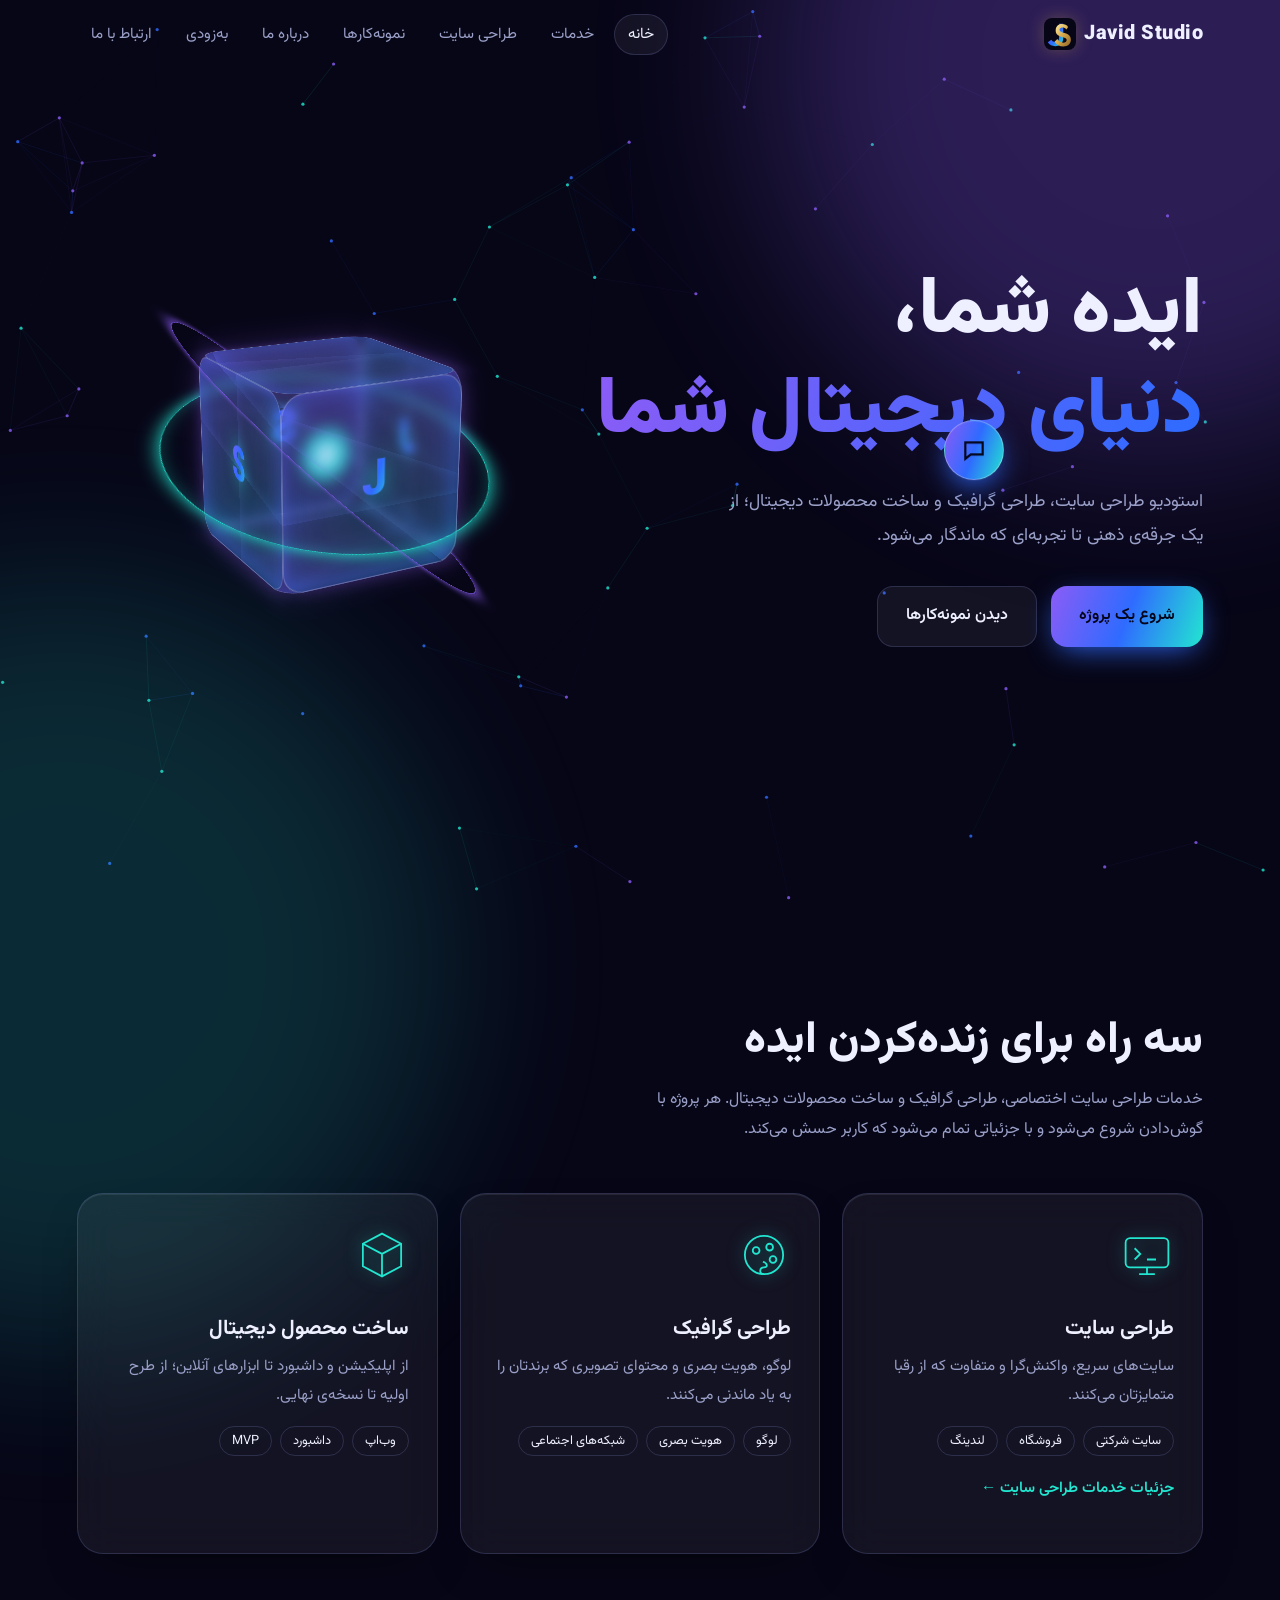
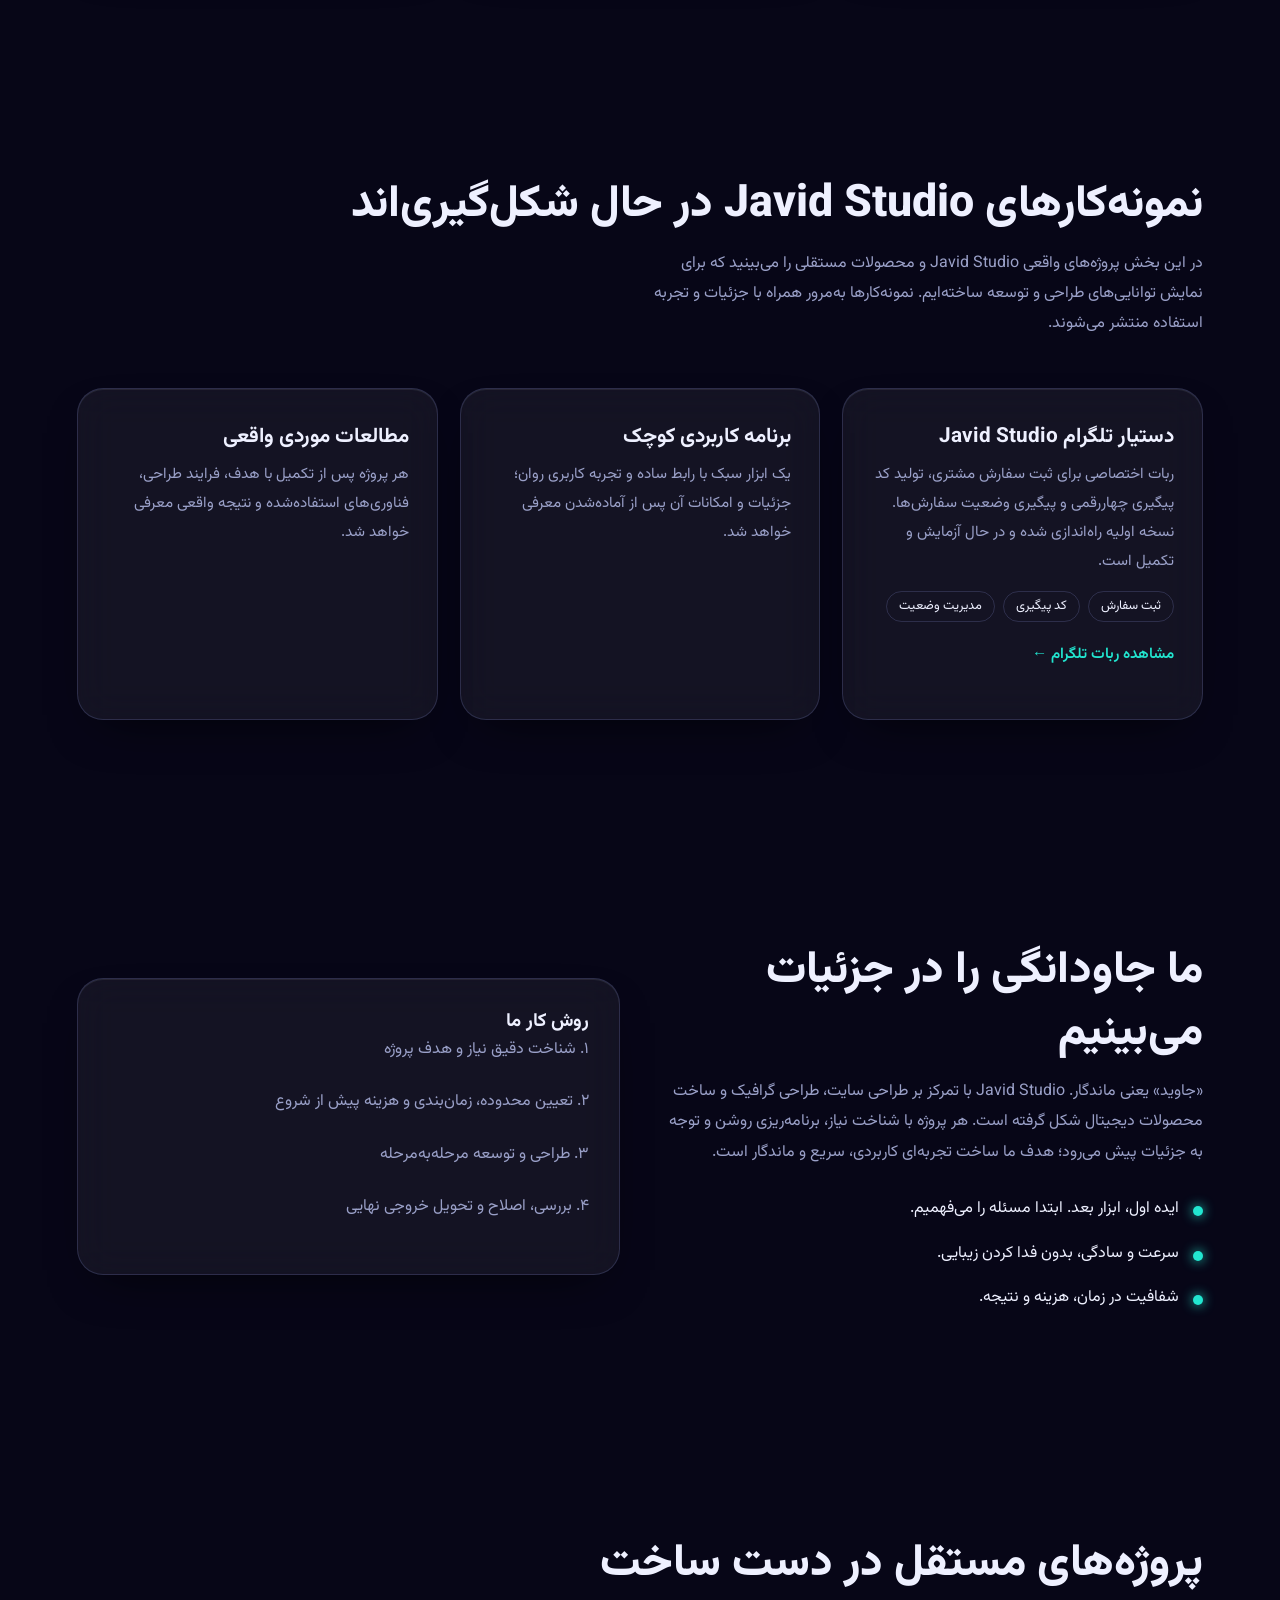
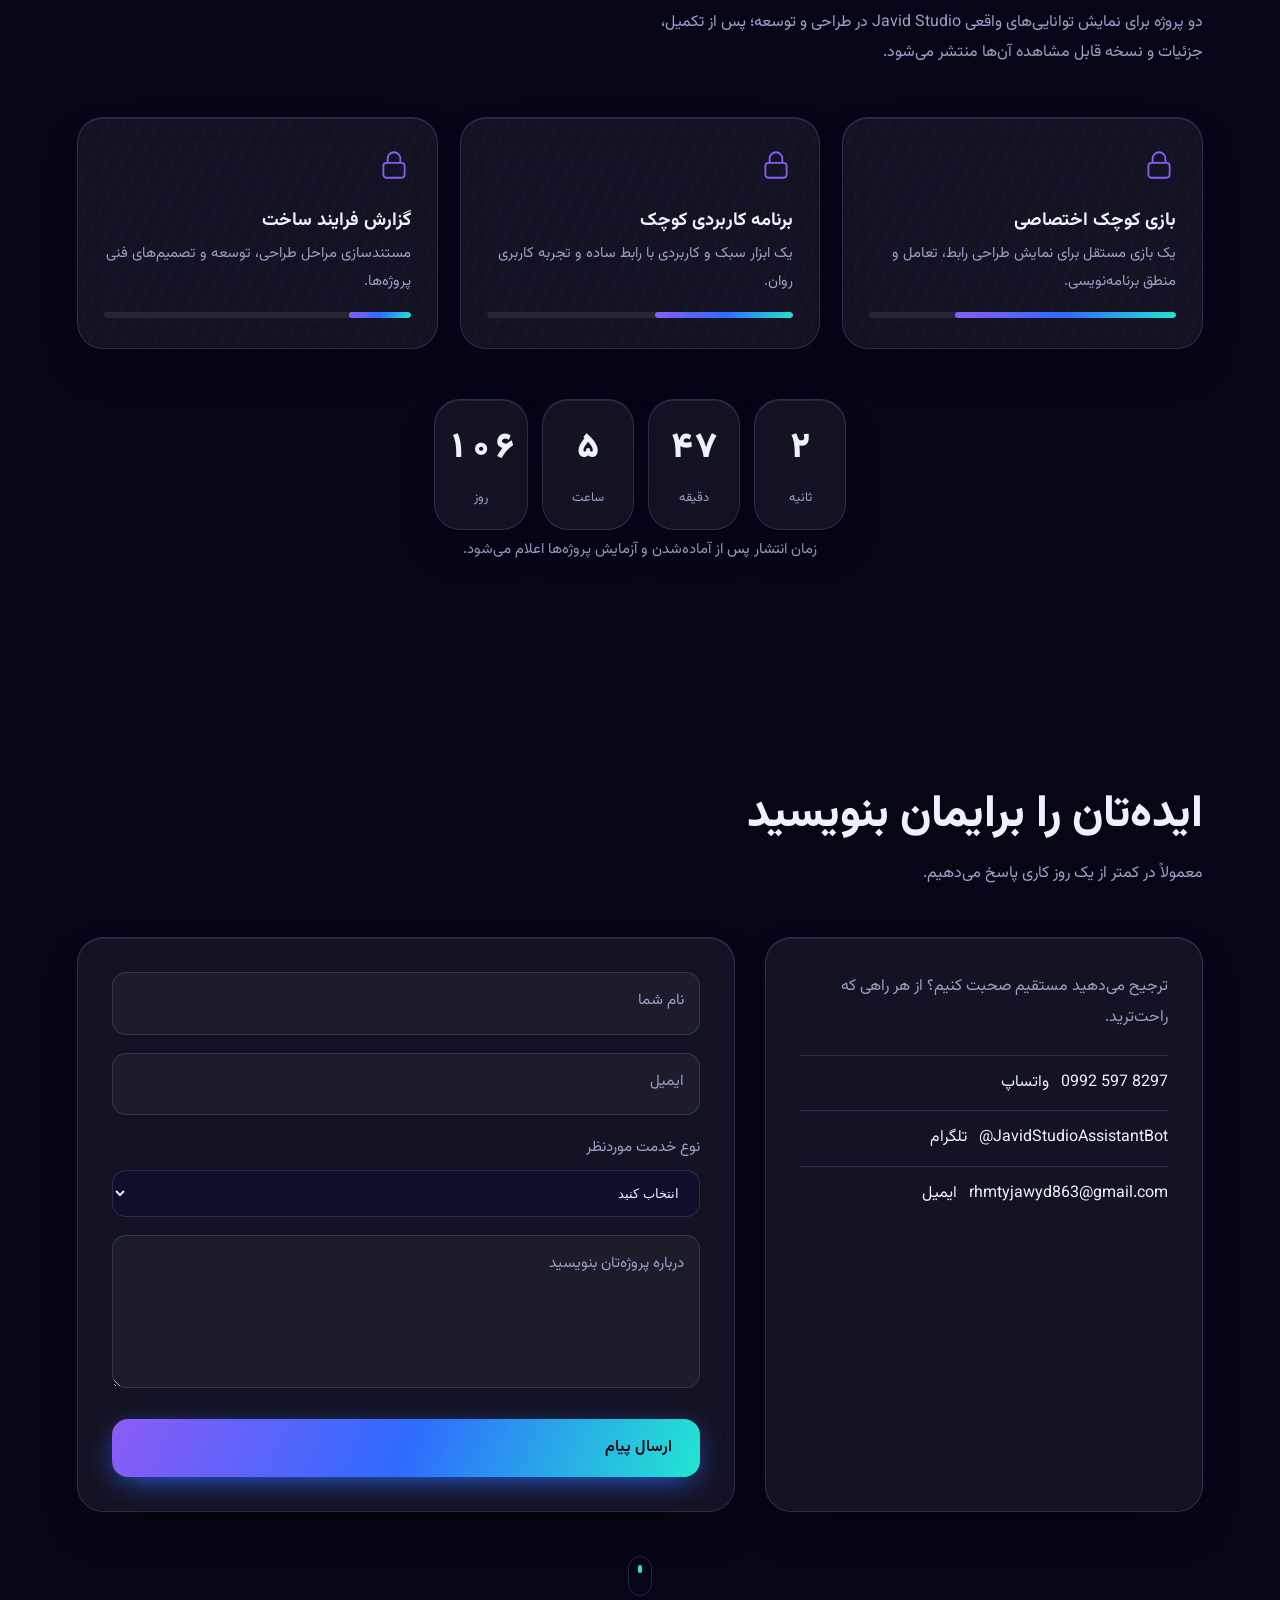
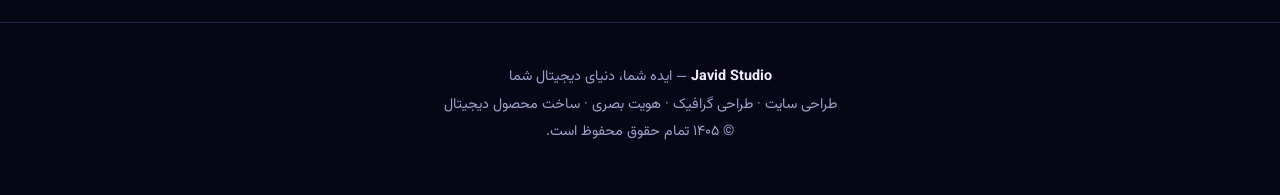
<file: index.html>
<!DOCTYPE html>
<html lang="fa" dir="rtl">
<head>
<meta charset="utf-8">
<meta name="viewport" content="width=device-width, initial-scale=1, viewport-fit=cover">
<title>Javid Studio | طراحی سایت، طراحی گرافیک و محصولات دیجیتال</title>
<meta name="description" content="Javid Studio؛ استودیو طراحی سایت اختصاصی، طراحی گرافیک و هویت بصری و ساخت محصولات دیجیتال. ایده شما، دنیای دیجیتال شما.">
<meta name="keywords" content="طراحی سایت, طراحی سایت اختصاصی, طراحی گرافیک, طراحی لوگو, هویت بصری, ساخت محصول دیجیتال, طراحی وب, Javid Studio">
<meta name="robots" content="index, follow, max-image-preview:large">
<meta name="theme-color" content="#070617">
<link rel="canonical" href="https://javidrahmati53.github.io/javidstudio/">
<link rel="icon" type="image/png" sizes="180x180" href="./apple-touch-icon.png">
<link rel="icon" type="image/png" sizes="32x32" href="./favicon-32x32.png">
<link rel="apple-touch-icon" sizes="180x180" href="./apple-touch-icon.png">
<meta property="og:type" content="website">
<meta property="og:locale" content="fa_IR">
<meta property="og:site_name" content="Javid Studio">
<meta property="og:title" content="Javid Studio | طراحی سایت، طراحی گرافیک و محصولات دیجیتال">
<meta property="og:description" content="ایده شما، دنیای دیجیتال شما. طراحی سایت اختصاصی، هویت بصری و ساخت محصولات دیجیتال.">
<meta property="og:url" content="https://javidrahmati53.github.io/javidstudio/">
<meta property="og:image" content="https://javidrahmati53.github.io/javidstudio/og-image.svg">
<meta name="twitter:card" content="summary_large_image">
<meta name="twitter:image" content="https://javidrahmati53.github.io/javidstudio/og-image.svg">
<script type="application/ld+json">
{"@context":"https://schema.org","@type":"ProfessionalService","name":"Javid Studio","url":"https://javidrahmati53.github.io/javidstudio/","logo":"https://javidrahmati53.github.io/javidstudio/apple-touch-icon.png","image":"https://javidrahmati53.github.io/javidstudio/og-image.svg","description":"استودیو طراحی سایت، طراحی گرافیک و ساخت محصولات دیجیتال","slogan":"ایده شما، دنیای دیجیتال شما","email":"rhmtyjawyd863@gmail.com","telephone":"+989925978297","inLanguage":"fa","sameAs":["https://t.me/JavidStudioAssistantBot"]}
</script>
<link rel="preconnect" href="https://fonts.googleapis.com">
<link rel="preconnect" href="https://fonts.gstatic.com" crossorigin>
<link href="https://fonts.googleapis.com/css2?family=Vazirmatn:wght@300;400;600;800;900&display=swap" rel="stylesheet">
<style>
:root{
  --bg:#070617;--bg2:#0d0b26;--ink:#eef0ff;--mute:#9aa0c8;
  --violet:#8b5cf6;--blue:#2f6bff;--teal:#22e6d0;
  --glass:rgba(255,255,255,.055);--line:rgba(160,170,255,.18);
  --grad:linear-gradient(110deg,var(--violet),var(--blue) 50%,var(--teal));
  box-sizing:border-box;
  padding-top:env(safe-area-inset-top,0px);padding-bottom:env(safe-area-inset-bottom,0px);
}
html{scroll-behavior:smooth;scroll-padding-top:80px}
*,*::before,*::after{box-sizing:inherit}
body{margin:0;background:var(--bg);color:var(--ink);font-family:"Vazirmatn",Tahoma,"Segoe UI",sans-serif;line-height:1.9;overflow-x:hidden}
a{color:inherit;text-decoration:none}
button,input,textarea{font:inherit;color:inherit}
:focus-visible{outline:2px solid var(--teal);outline-offset:3px;border-radius:8px}
#bg{position:fixed;inset:0;z-index:0;width:100%;height:100%;pointer-events:none}
.aura{position:fixed;z-index:0;pointer-events:none;width:60vmax;height:60vmax;border-radius:50%;filter:blur(90px);opacity:.28}
.aura.a{background:var(--violet);top:-25vmax;right:-20vmax}
.aura.b{background:var(--teal);bottom:-35vmax;left:-25vmax;opacity:.16}
main,header,footer{position:relative;z-index:1}
section{padding:110px 6vw}
.wrap{max-width:1160px;margin:0 auto}
h1,h2,h3{margin:0;line-height:1.4}
h2{font-size:clamp(1.8rem,4vw,2.8rem);font-weight:800;margin-bottom:12px}
.lead{color:var(--mute);max-width:560px;margin:0 0 48px}

/* nav */
nav{position:fixed;top:env(safe-area-inset-top,0px);inset-inline:0;z-index:50;display:flex;align-items:center;justify-content:space-between;padding:14px 6vw;transition:.4s}
nav.solid{background:rgba(7,6,23,.72);backdrop-filter:blur(16px);-webkit-backdrop-filter:blur(16px);border-bottom:1px solid var(--line)}
.logo{font-weight:900;font-size:1.25rem;letter-spacing:.5px;direction:ltr;display:flex;align-items:center;gap:8px}
.logo-mark{width:32px;height:32px;display:block;flex:none;filter:drop-shadow(0 0 8px rgba(214,168,75,.3))}
.links{display:flex;gap:6px}
.links a{padding:6px 14px;border-radius:99px;color:var(--mute);font-size:.95rem;transition:.3s}
.links a:hover{color:var(--ink);background:var(--glass)}
.links a.on{color:var(--ink);background:var(--glass);box-shadow:inset 0 0 0 1px var(--line)}
.burger{display:none;width:44px;height:44px;border-radius:12px;border:1px solid var(--line);background:var(--glass);cursor:pointer;position:relative}
.burger span{position:absolute;inset-inline:12px;height:2px;background:var(--ink);border-radius:2px;transition:.3s}
.burger span:nth-child(1){top:15px}.burger span:nth-child(2){top:21px}.burger span:nth-child(3){top:27px}
.burger.open span:nth-child(1){top:21px;transform:rotate(45deg)}
.burger.open span:nth-child(2){opacity:0}
.burger.open span:nth-child(3){top:21px;transform:rotate(-45deg)}

/* buttons */
.btn{display:inline-flex;align-items:center;gap:10px;padding:14px 28px;border-radius:16px;border:0;cursor:pointer;font-weight:600;position:relative;overflow:hidden;transition:transform .3s,box-shadow .3s}
.btn.main{background:var(--grad);color:#05051a;box-shadow:0 8px 30px -8px var(--blue)}
.btn.main:hover{transform:translateY(-3px);box-shadow:0 14px 40px -6px var(--teal)}
.btn.ghost{background:var(--glass);border:1px solid var(--line);backdrop-filter:blur(10px)}
.btn.ghost:hover{border-color:var(--teal);transform:translateY(-3px);box-shadow:0 0 24px -6px var(--teal)}
.btn:active{transform:scale(.97)}
.btn .rip{position:absolute;border-radius:50%;background:rgba(255,255,255,.45);transform:scale(0);animation:rip .6s ease-out forwards;pointer-events:none}
@keyframes rip{to{transform:scale(4);opacity:0}}

/* hero */
.hero{min-height:100vh;min-height:100svh;display:grid;grid-template-columns:1.1fr .9fr;align-items:center;gap:20px;padding-top:120px}
.hero h1{font-size:clamp(2.4rem,6.4vw,5rem);font-weight:900;line-height:1.25}
.hero h1 .g{display:block;background:var(--grad);-webkit-background-clip:text;background-clip:text;color:transparent;background-size:200% 100%;animation:flow 7s linear infinite}
@keyframes flow{to{background-position:-200% 0}}
.hero p{color:var(--mute);font-size:1.1rem;max-width:480px;margin:22px 0 34px}
.cta{display:flex;gap:14px;flex-wrap:wrap}
.reveal-h{opacity:0;transform:translateY(24px);animation:up 1s .15s cubic-bezier(.2,.8,.2,1) forwards}
.reveal-h.d2{animation-delay:.4s}.reveal-h.d3{animation-delay:.65s}
@keyframes up{to{opacity:1;transform:none}}
.stage{perspective:1100px;height:min(46vw,460px);min-height:300px;display:grid;place-items:center}
.scene{--rx:-18deg;--ry:28deg;width:190px;height:190px;position:relative;transform-style:preserve-3d;transform:rotateX(var(--rx)) rotateY(var(--ry));transition:transform .15s ease-out}
.spin{position:absolute;inset:0;transform-style:preserve-3d;animation:spin 22s linear infinite}
@keyframes spin{to{transform:rotateY(360deg) rotateZ(0)}}
.face{position:absolute;inset:0;border-radius:22px;border:1px solid rgba(180,200,255,.4);background:linear-gradient(135deg,rgba(139,92,246,.28),rgba(34,230,208,.12));backdrop-filter:blur(4px);box-shadow:inset 0 0 40px rgba(47,107,255,.35),0 0 30px rgba(139,92,246,.25);display:grid;place-items:center}
.face b{font-size:3rem;font-weight:900;direction:ltr;background:var(--grad);-webkit-background-clip:text;background-clip:text;color:transparent;filter:drop-shadow(0 0 12px rgba(34,230,208,.6))}
.f1{transform:translateZ(95px)}.f2{transform:rotateY(180deg) translateZ(95px)}
.f3{transform:rotateY(90deg) translateZ(95px)}.f4{transform:rotateY(-90deg) translateZ(95px)}
.f5{transform:rotateX(90deg) translateZ(95px)}.f6{transform:rotateX(-90deg) translateZ(95px)}
.core{position:absolute;left:50%;top:50%;width:70px;height:70px;margin:-35px;border-radius:50%;background:radial-gradient(circle,#fff,var(--teal) 35%,transparent 70%);filter:blur(6px);animation:pulse 3s ease-in-out infinite}
@keyframes pulse{50%{transform:scale(1.5);opacity:.7}}
.ring{position:absolute;left:50%;top:50%;border-radius:50%;border:1.5px solid var(--teal);box-shadow:0 0 20px var(--teal),inset 0 0 20px rgba(34,230,208,.3)}
.r1{width:330px;height:330px;margin:-165px;transform:rotateX(75deg);animation:o1 12s linear infinite}
.r2{width:400px;height:400px;margin:-200px;border-color:var(--violet);box-shadow:0 0 20px var(--violet);transform:rotateX(75deg) rotateY(40deg);animation:o2 18s linear infinite reverse}
@keyframes o1{to{transform:rotateX(75deg) rotateZ(360deg)}}
@keyframes o2{to{transform:rotateX(75deg) rotateY(40deg) rotateZ(360deg)}}
.scroll-hint{position:absolute;bottom:26px;inset-inline:0;margin:auto;width:24px;height:40px;border:1.5px solid var(--line);border-radius:14px}
.scroll-hint::after{content:"";position:absolute;top:8px;left:50%;width:4px;height:8px;margin-left:-2px;border-radius:2px;background:var(--teal);animation:dot 1.8s infinite}
@keyframes dot{60%{transform:translateY(14px);opacity:0}}

/* glass cards */
.glass{background:var(--glass);border:1px solid var(--line);border-radius:26px;backdrop-filter:blur(18px);-webkit-backdrop-filter:blur(18px);box-shadow:0 20px 50px -25px rgba(0,0,0,.8),inset 0 1px 0 rgba(255,255,255,.08)}
.rv{opacity:0;transform:translateY(30px);transition:opacity .9s,transform .9s cubic-bezier(.2,.8,.2,1)}
.rv.in{opacity:1;transform:none}
.cards{display:grid;grid-template-columns:repeat(3,1fr);gap:22px}
.card{padding:34px 28px;position:relative;transform-style:preserve-3d;transition:transform .2s ease-out,border-color .3s;overflow:hidden}
.card::before{content:"";position:absolute;inset:0;background:radial-gradient(320px circle at var(--mx,50%) var(--my,0%),rgba(34,230,208,.18),transparent 60%);opacity:0;transition:.3s}
.card:hover{border-color:rgba(34,230,208,.5)}
.card:hover::before{opacity:1}
.card svg{width:54px;height:54px;margin-bottom:20px;stroke:var(--teal);fill:none;stroke-width:1.6;filter:drop-shadow(0 0 8px rgba(34,230,208,.5))}
.card h3{font-size:1.3rem;margin-bottom:8px}
.card p{margin:0 0 16px;color:var(--mute);font-size:.95rem}
.card ul{margin:0;padding:0;list-style:none;display:flex;flex-wrap:wrap;gap:8px}
.card li{font-size:.8rem;padding:2px 12px;border-radius:99px;border:1px solid var(--line);color:var(--ink)}

/* portfolio */
.tabs{display:flex;gap:8px;flex-wrap:wrap;margin-bottom:28px}
.tab{padding:8px 20px;border-radius:99px;border:1px solid var(--line);background:transparent;cursor:pointer;color:var(--mute);transition:.3s}
.tab:hover{color:var(--ink)}
.tab.on{background:var(--grad);color:#05051a;border-color:transparent;font-weight:600}
.grid{display:grid;grid-template-columns:repeat(12,1fr);grid-auto-rows:150px;gap:18px}
.work{border-radius:24px;position:relative;overflow:hidden;cursor:pointer;border:1px solid var(--line);transition:transform .5s cubic-bezier(.2,.8,.2,1),opacity .4s}
.work:nth-child(1){grid-column:span 7;grid-row:span 2}
.work:nth-child(2){grid-column:span 5;grid-row:span 2}
.work:nth-child(3){grid-column:span 4;grid-row:span 2}
.work:nth-child(4){grid-column:span 4;grid-row:span 2}
.work:nth-child(5){grid-column:span 4;grid-row:span 2}
.work svg{position:absolute;inset:0;width:100%;height:100%;transition:transform .8s cubic-bezier(.2,.8,.2,1)}
.work:hover svg{transform:scale(1.12) rotate(1.5deg)}
.work .cap{position:absolute;inset-inline:14px;bottom:14px;padding:14px 18px;border-radius:18px;background:rgba(7,6,23,.55);backdrop-filter:blur(14px);-webkit-backdrop-filter:blur(14px);border:1px solid var(--line);transform:translateY(8px);opacity:.92;transition:.4s}
.work:hover .cap{transform:none;opacity:1;border-color:var(--teal)}
.cap strong{display:block}.cap span{color:var(--mute);font-size:.85rem}
.work.off{opacity:.12;transform:scale(.96);pointer-events:none}

/* about */
.about{display:grid;grid-template-columns:1fr 1fr;gap:40px;align-items:center}
.about p{color:var(--mute);margin:0 0 18px}
.vals{display:grid;gap:14px;margin-top:26px}
.vals div{display:flex;gap:14px;align-items:flex-start}
.vals i{flex:none;width:10px;height:10px;margin-top:12px;border-radius:50%;background:var(--teal);box-shadow:0 0 12px var(--teal)}
.stats{display:grid;grid-template-columns:1fr 1fr;gap:18px}
.stat{padding:30px 20px;text-align:center}
.stat b{display:block;font-size:2.6rem;font-weight:900;direction:ltr;background:var(--grad);-webkit-background-clip:text;background-clip:text;color:transparent}
.stat span{color:var(--mute);font-size:.9rem}

/* coming soon */
.soon{display:grid;grid-template-columns:repeat(3,1fr);gap:22px}
.lock{padding:30px 26px;position:relative;overflow:hidden}
.lock::after{content:"";position:absolute;inset:0;background:repeating-linear-gradient(115deg,transparent 0 14px,rgba(139,92,246,.05) 14px 15px);pointer-events:none}
.lock svg{width:34px;height:34px;stroke:var(--violet);fill:none;stroke-width:1.7;margin-bottom:14px;transition:transform .4s}
.lock:hover svg{transform:rotate(-12deg) scale(1.15);stroke:var(--teal)}
.lock h3{font-size:1.15rem}.lock p{color:var(--mute);margin:6px 0 16px;font-size:.92rem}
.bar{height:6px;border-radius:9px;background:rgba(255,255,255,.08);overflow:hidden}
.bar i{display:block;height:100%;width:0;background:var(--grad);border-radius:9px;transition:width 1.6s cubic-bezier(.2,.8,.2,1)}
.in .bar i{width:var(--w)}
.count{display:flex;gap:14px;justify-content:center;margin:50px 0 6px;direction:ltr;flex-wrap:wrap}
.count div{min-width:92px;padding:16px 10px;text-align:center}
.count b{display:block;font-size:2.2rem;font-weight:900;font-variant-numeric:tabular-nums}
.count span{font-size:.8rem;color:var(--mute)}
.cnote{text-align:center;color:var(--mute);font-size:.92rem;margin:0}

/* contact */
.contact{display:grid;grid-template-columns:.8fr 1.2fr;gap:30px}
.info{padding:34px}
.info p{color:var(--mute);margin:0 0 22px}
.info a{display:flex;gap:12px;align-items:center;padding:12px 0;border-top:1px solid var(--line);transition:.3s}
.info a:hover{color:var(--teal);padding-inline-start:8px}
.info a span:first-child{direction:ltr}
form{padding:34px;display:grid;gap:18px}
.fld{position:relative}
.fld input,.fld textarea,.fld select{width:100%;padding:22px 16px 8px;border-radius:14px;border:1px solid var(--line);background:rgba(255,255,255,.04);outline:0;transition:.3s;resize:vertical}
.fld select{padding:14px 16px;color:var(--ink);background-color:#100e2d}
.fld select option{background:#100e2d;color:var(--ink)}
.fld label{position:absolute;right:16px;top:14px;color:var(--mute);pointer-events:none;transition:.25s;font-size:.95rem}
.fld input:focus,.fld textarea:focus{border-color:var(--teal);box-shadow:0 0 0 4px rgba(34,230,208,.12)}
.fld input:focus+label,.fld input:not(:placeholder-shown)+label,.fld textarea:focus+label,.fld textarea:not(:placeholder-shown)+label{top:2px;font-size:.72rem;color:var(--teal)}
.fld.bad input,.fld.bad textarea{border-color:#ff6b8a}
.err{display:none;color:#ff8da6;font-size:.8rem;margin-top:4px}
.fld.bad .err{display:block}
.ok{display:none;padding:14px 18px;border-radius:14px;background:rgba(34,230,208,.12);border:1px solid var(--teal)}
.ok.show{display:block}
.ok.fail{background:rgba(255,107,138,.12);border-color:#ff6b8a}

footer{padding:40px 6vw 50px;text-align:center;color:var(--mute);border-top:1px solid var(--line);font-size:.9rem}
footer b{direction:ltr;display:inline-block;color:var(--ink)}

/* floating contact */
.fab{position:fixed;right:max(14px,env(safe-area-inset-right,0px));top:50%;transform:translateY(-50%);z-index:60;display:flex;align-items:center;gap:12px;flex-direction:row-reverse}
.bubble{width:60px;height:60px;border-radius:50%;border:1px solid rgba(255,255,255,.3);cursor:pointer;background:var(--grad);display:grid;place-items:center;box-shadow:0 0 0 0 rgba(34,230,208,.6),0 10px 30px -6px var(--blue);animation:ping 2.6s infinite;transition:transform .3s}
.bubble:hover{transform:scale(1.1) rotate(-8deg)}
.bubble svg{width:26px;height:26px;stroke:#05051a;fill:none;stroke-width:2;transition:.3s}
@keyframes ping{70%{box-shadow:0 0 0 18px rgba(34,230,208,0),0 10px 30px -6px var(--blue)}100%{box-shadow:0 0 0 0 rgba(34,230,208,0),0 10px 30px -6px var(--blue)}}
.panel{width:250px;padding:18px;border-radius:22px;opacity:0;transform:translateX(20px) scale(.9);pointer-events:none;transition:.35s cubic-bezier(.2,.8,.2,1);background:rgba(13,11,38,.8)}
.fab.open .panel{opacity:1;transform:none;pointer-events:auto}
.panel p{margin:0 0 10px;font-weight:600}
.panel a{display:flex;justify-content:space-between;padding:10px 12px;margin-top:6px;border-radius:12px;background:var(--glass);border:1px solid var(--line);font-size:.9rem;transition:.3s}
.panel a:hover{border-color:var(--teal);transform:translateX(-4px)}

@media(max-width:900px){
  section{padding:80px 6vw}
  .links{position:fixed;top:0;inset-inline:0;flex-direction:column;padding:90px 6vw 30px;background:rgba(7,6,23,.94);backdrop-filter:blur(20px);-webkit-backdrop-filter:blur(20px);transform:translateY(-110%);transition:transform .5s cubic-bezier(.2,.8,.2,1);z-index:-1;border-bottom:1px solid var(--line)}
  .links.open{transform:none}
  .links a{font-size:1.1rem;padding:12px 16px}
  .burger{display:block}
  .hero{grid-template-columns:1fr;text-align:center;padding-top:100px}
  .hero p{margin-inline:auto}.cta{justify-content:center}
  .stage{height:300px;order:-1;margin-top:-20px}
  .scene{transform:scale(.75) rotateX(var(--rx)) rotateY(var(--ry))}
  .cards,.soon,.about,.contact{grid-template-columns:1fr}
  .grid{grid-template-columns:1fr 1fr;grid-auto-rows:130px}
  .work:nth-child(n){grid-column:span 1;grid-row:span 2}
  .work:nth-child(1){grid-column:span 2}
  .scroll-hint{display:none}
  .panel{width:215px}
}
@media(prefers-reduced-motion:reduce){
  *,*::before,*::after{animation-duration:.01ms!important;animation-iteration-count:1!important;transition-duration:.01ms!important}
  html{scroll-behavior:auto}.rv,.reveal-h{opacity:1;transform:none}
}
</style>
</head>
<body>
<canvas id="bg" aria-hidden="true"></canvas>
<div class="aura a"></div><div class="aura b"></div>

<nav id="nav">
  <a href="#home" class="logo"><svg class="logo-mark" viewBox="0 0 100 100" aria-hidden="true"><defs><linearGradient id="logoBlue" x1="0" y1="0" x2="1" y2="1"><stop stop-color="#8b5cf6"/><stop offset=".55" stop-color="#2f6bff"/><stop offset="1" stop-color="#22e6d0"/></linearGradient><linearGradient id="logoGold" x1="0" y1="0" x2="1" y2="1"><stop stop-color="#fff0a6"/><stop offset=".5" stop-color="#d6a84b"/><stop offset="1" stop-color="#8d6424"/></linearGradient></defs><rect width="100" height="100" rx="25" fill="#070617"/><path d="M47 18h13v44c0 17-9 26-25 26-10 0-18-4-23-12l11-8c3 5 7 7 12 7 8 0 12-4 12-14z" fill="url(#logoBlue)"/><path d="M76 28c-5-6-12-9-22-9-14 0-23 8-23 20 0 11 7 16 22 20l7 2c8 2 11 4 11 8 0 5-5 8-13 8-9 0-16-4-21-11l-10 8c7 10 18 15 32 15 16 0 27-8 27-21 0-11-7-17-23-21l-8-2c-7-2-10-4-10-8 0-4 4-7 10-7 6 0 11 2 15 6z" fill="url(#logoGold)" transform="translate(3 0) scale(.86 1) translate(8 0)"/></svg>Javid Studio</a>
  <div class="links" id="links">
    <a href="#home" class="on">خانه</a><a href="#services">خدمات</a><a href="./web-design/">طراحی سایت</a><a href="#work">نمونه‌کارها</a>
    <a href="#about">درباره ما</a><a href="#soon">به‌زودی</a><a href="#contact">ارتباط با ما</a>
  </div>
  <button class="burger" id="burger" aria-label="منو" aria-expanded="false"><span></span><span></span><span></span></button>
</nav>

<main>
<section class="hero" id="home">
  <div>
    <h1 class="reveal-h">ایده شما،<span class="g">دنیای دیجیتال شما</span></h1>
    <p class="reveal-h d2">استودیو طراحی سایت، طراحی گرافیک و ساخت محصولات دیجیتال؛ از یک جرقه‌ی ذهنی تا تجربه‌ای که ماندگار می‌شود.</p>
    <div class="cta reveal-h d3">
      <a href="#contact" class="btn main">شروع یک پروژه</a>
      <a href="#work" class="btn ghost">دیدن نمونه‌کارها</a>
    </div>
  </div>
  <div class="stage" aria-hidden="true">
    <div class="scene" id="scene">
      <div class="ring r1"></div><div class="ring r2"></div><div class="core"></div>
      <div class="spin">
        <div class="face f1"><b>J</b></div><div class="face f2"><b>S</b></div>
        <div class="face f3"><b>J</b></div><div class="face f4"><b>S</b></div>
        <div class="face f5"></div><div class="face f6"></div>
      </div>
    </div>
  </div>
  <div class="scroll-hint"></div>
</section>

<section id="services"><div class="wrap">
  <h2 class="rv">سه راه برای زنده‌کردن ایده</h2>
  <p class="lead rv">خدمات طراحی سایت اختصاصی، طراحی گرافیک و ساخت محصولات دیجیتال. هر پروژه با گوش‌دادن شروع می‌شود و با جزئیاتی تمام می‌شود که کاربر حسش می‌کند.</p>
  <div class="cards">
    <article class="glass card rv" data-tilt>
      <svg viewBox="0 0 48 48"><rect x="5" y="9" width="38" height="26" rx="4"/><path d="M17 41h14M24 35v6M13 18l5 5-5 5M24 28h8"/></svg>
      <h3>طراحی سایت</h3><p>سایت‌های سریع، واکنش‌گرا و متفاوت که از رقبا متمایزتان می‌کنند.</p>
      <ul><li>سایت شرکتی</li><li>فروشگاه</li><li>لندینگ</li></ul><p style="margin-top:18px"><a href="./web-design/" style="color:var(--teal);font-weight:600">جزئیات خدمات طراحی سایت ←</a></p>
    </article>
    <article class="glass card rv" data-tilt>
      <svg viewBox="0 0 48 48"><circle cx="24" cy="24" r="17"/><circle cx="17" cy="20" r="3"/><circle cx="29" cy="17" r="3"/><circle cx="32" cy="28" r="3"/><path d="M24 41c-5 0-4-6 0-6s3-4-1-5"/></svg>
      <h3>طراحی گرافیک</h3><p>لوگو، هویت بصری و محتوای تصویری که برندتان را به یاد ماندنی می‌کنند.</p>
      <ul><li>لوگو</li><li>هویت بصری</li><li>شبکه‌های اجتماعی</li></ul>
    </article>
    <article class="glass card rv" data-tilt>
      <svg viewBox="0 0 48 48"><path d="M24 5l17 9v20l-17 9-17-9V14z"/><path d="M7 14l17 9 17-9M24 23v20"/></svg>
      <h3>ساخت محصول دیجیتال</h3><p>از اپلیکیشن و داشبورد تا ابزارهای آنلاین؛ از طرح اولیه تا نسخه‌ی نهایی.</p>
      <ul><li>وب‌اپ</li><li>داشبورد</li><li>MVP</li></ul>
    </article>
  </div>
</div></section>

<section id="work"><div class="wrap">
  <h2 class="rv">نمونه‌کارهای Javid Studio در حال شکل‌گیری‌اند</h2>
  <p class="lead rv">در این بخش پروژه‌های واقعی Javid Studio و محصولات مستقلی را می‌بینید که برای نمایش توانایی‌های طراحی و توسعه ساخته‌ایم. نمونه‌کارها به‌مرور همراه با جزئیات و تجربه استفاده منتشر می‌شوند.</p>
  <div class="cards">
    <article class="glass card rv">
      <h3>دستیار تلگرام Javid Studio</h3>
      <p>ربات اختصاصی برای ثبت سفارش مشتری، تولید کد پیگیری چهاررقمی و پیگیری وضعیت سفارش‌ها. نسخه اولیه راه‌اندازی شده و در حال آزمایش و تکمیل است.</p>
      <ul><li>ثبت سفارش</li><li>کد پیگیری</li><li>مدیریت وضعیت</li></ul>
      <p style="margin-top:18px"><a href="https://t.me/JavidStudioAssistantBot" target="_blank" rel="noopener" style="color:var(--teal);font-weight:600">مشاهده ربات تلگرام ←</a></p>
    </article>
    <article class="glass card rv">
      <h3>برنامه کاربردی کوچک</h3>
      <p>یک ابزار سبک با رابط ساده و تجربه کاربری روان؛ جزئیات و امکانات آن پس از آماده‌شدن معرفی خواهد شد.</p>
    </article>
    <article class="glass card rv">
      <h3>مطالعات موردی واقعی</h3>
      <p>هر پروژه پس از تکمیل با هدف، فرایند طراحی، فناوری‌های استفاده‌شده و نتیجه واقعی معرفی خواهد شد.</p>
    </article>
  </div>
</div></section>

<section id="about"><div class="wrap about">
  <div class="rv">
    <h2>ما جاودانگی را در جزئیات می‌بینیم</h2>
    <p>«جاوید» یعنی ماندگار. Javid Studio با تمرکز بر طراحی سایت، طراحی گرافیک و ساخت محصولات دیجیتال شکل گرفته است. هر پروژه با شناخت نیاز، برنامه‌ریزی روشن و توجه به جزئیات پیش می‌رود؛ هدف ما ساخت تجربه‌ای کاربردی، سریع و ماندگار است.</p>
    <div class="vals">
      <div><i></i><span>ایده اول، ابزار بعد. ابتدا مسئله را می‌فهمیم.</span></div>
      <div><i></i><span>سرعت و سادگی، بدون فدا کردن زیبایی.</span></div>
      <div><i></i><span>شفافیت در زمان، هزینه و نتیجه.</span></div>
    </div>
  </div>
  <div class="glass info rv" style="padding:30px">
    <h3>روش کار ما</h3>
    <p>۱. شناخت دقیق نیاز و هدف پروژه</p>
    <p>۲. تعیین محدوده، زمان‌بندی و هزینه پیش از شروع</p>
    <p>۳. طراحی و توسعه مرحله‌به‌مرحله</p>
    <p>۴. بررسی، اصلاح و تحویل خروجی نهایی</p>
  </div>
</div></section>

<section id="soon"><div class="wrap">
  <h2 class="rv">پروژه‌های مستقل در دست ساخت</h2>
  <p class="lead rv">دو پروژه برای نمایش توانایی‌های واقعی Javid Studio در طراحی و توسعه؛ پس از تکمیل، جزئیات و نسخه قابل مشاهده آن‌ها منتشر می‌شود.</p>
  <div class="soon">
    <div class="glass lock rv" style="--w:72%"><svg viewBox="0 0 32 32"><rect x="6" y="14" width="20" height="14" rx="3"/><path d="M10 14V10a6 6 0 0112 0v4"/></svg><h3>بازی کوچک اختصاصی</h3><p>یک بازی مستقل برای نمایش طراحی رابط، تعامل و منطق برنامه‌نویسی.</p><div class="bar"><i></i></div></div>
    <div class="glass lock rv" style="--w:45%"><svg viewBox="0 0 32 32"><rect x="6" y="14" width="20" height="14" rx="3"/><path d="M10 14V10a6 6 0 0112 0v4"/></svg><h3>برنامه کاربردی کوچک</h3><p>یک ابزار سبک و کاربردی با رابط ساده و تجربه کاربری روان.</p><div class="bar"><i></i></div></div>
    <div class="glass lock rv" style="--w:20%"><svg viewBox="0 0 32 32"><rect x="6" y="14" width="20" height="14" rx="3"/><path d="M10 14V10a6 6 0 0112 0v4"/></svg><h3>گزارش فرایند ساخت</h3><p>مستندسازی مراحل طراحی، توسعه و تصمیم‌های فنی پروژه‌ها.</p><div class="bar"><i></i></div></div>
  </div>
  <div class="count rv" id="count" aria-label="شمارش معکوس">
    <div class="glass"><b id="cd">0</b><span>روز</span></div><div class="glass"><b id="ch">0</b><span>ساعت</span></div>
    <div class="glass"><b id="cm">0</b><span>دقیقه</span></div><div class="glass"><b id="cs">0</b><span>ثانیه</span></div>
  </div>
  <p class="cnote rv">زمان انتشار پس از آماده‌شدن و آزمایش پروژه‌ها اعلام می‌شود.</p>
</div></section>

<section id="contact"><div class="wrap">
  <h2 class="rv">ایده‌تان را برایمان بنویسید</h2>
  <p class="lead rv">معمولاً در کمتر از یک روز کاری پاسخ می‌دهیم.</p>
  <div class="contact">
    <div class="glass info rv">
      <p>ترجیح می‌دهید مستقیم صحبت کنیم؟ از هر راهی که راحت‌ترید.</p>
      <a href="https://wa.me/989925978297" target="_blank" rel="noopener"><span>0992 597 8297</span><span>واتساپ</span></a>
      <a href="https://t.me/JavidStudioAssistantBot" target="_blank" rel="noopener"><span>@JavidStudioAssistantBot</span><span>تلگرام</span></a>
      <a href="mailto:rhmtyjawyd863@gmail.com"><span>rhmtyjawyd863@gmail.com</span><span>ایمیل</span></a>
    </div>
    <form class="glass rv" id="form" novalidate>
      <div class="fld"><input id="fn" placeholder=" " autocomplete="name"><label for="fn">نام شما</label><div class="err">نام را وارد کنید.</div></div>
      <div class="fld"><input id="fe" type="email" placeholder=" " autocomplete="email" dir="ltr" style="text-align:right"><label for="fe">ایمیل</label><div class="err">یک ایمیل معتبر وارد کنید.</div></div>
      <div class="fld">
        <label for="fs" style="position:static;display:block;margin:0 0 8px;color:var(--mute)">نوع خدمت موردنظر</label>
        <select id="fs" required>
          <option value="">انتخاب کنید</option>
          <option>طراحی سایت</option><option>طراحی گرافیک</option><option>اپلیکیشن</option><option>بازی</option><option>ساخت ربات تلگرام</option><option>مشاوره / سایر موارد</option>
        </select>
      </div>
      <div class="fld"><textarea id="fm" rows="4" placeholder=" "></textarea><label for="fm">درباره پروژه‌تان بنویسید</label><div class="err">حداقل ۱۰ حرف بنویسید.</div></div>
      <button class="btn main" type="submit">ارسال پیام</button>
      <div class="ok" id="ok" role="status"></div>
    </form>
  </div>
</div></section>
</main>

<footer><b>Javid Studio</b> — ایده شما، دنیای دیجیتال شما<br>طراحی سایت · طراحی گرافیک · هویت بصری · ساخت محصول دیجیتال<br>© ۱۴۰۵ تمام حقوق محفوظ است.</footer>

<div class="fab" id="fab">
  <button class="bubble" id="bubble" aria-label="ارتباط با ما" aria-expanded="false"><svg viewBox="0 0 24 24"><path d="M4 5h16v11H9l-5 4z"/></svg></button>
  <div class="glass panel" role="dialog" aria-label="راه‌های ارتباطی">
    <p>با ما حرف بزنید</p>
    <a href="https://t.me/JavidStudioAssistantBot" target="_blank" rel="noopener"><span>تلگرام</span><span dir="ltr">@JavidStudioAssistantBot</span></a>
    <a href="https://wa.me/989925978297" target="_blank" rel="noopener"><span>واتساپ</span><span dir="ltr">0992 597 8297</span></a>
    <a href="mailto:rhmtyjawyd863@gmail.com"><span>ایمیل</span><span>ارسال</span></a>
    <a href="#contact"><span>فرم پروژه</span><span>برویم</span></a>
  </div>
</div>

<script>
(function(){
  var rm=matchMedia("(prefers-reduced-motion: reduce)").matches;
  var $=function(s,c){return(c||document).querySelector(s)},$$=function(s,c){return[].slice.call((c||document).querySelectorAll(s))};

  /* nav */
  var nav=$("#nav"),links=$("#links"),burger=$("#burger");
  addEventListener("scroll",function(){nav.classList.toggle("solid",scrollY>30)},{passive:true});
  burger.onclick=function(){var o=links.classList.toggle("open");burger.classList.toggle("open",o);burger.setAttribute("aria-expanded",o)};
  $$("a",links).forEach(function(a){a.onclick=function(){links.classList.remove("open");burger.classList.remove("open")}});
  var secs=$$("main section"),navA=$$("a",links);
  var so=new IntersectionObserver(function(es){es.forEach(function(e){if(e.isIntersecting){navA.forEach(function(a){a.classList.toggle("on",a.getAttribute("href")==="#"+e.target.id)})}})},{rootMargin:"-45% 0px -50% 0px"});
  secs.forEach(function(s){so.observe(s)});

  /* reveal + counters */
  var ro=new IntersectionObserver(function(es){es.forEach(function(e){if(e.isIntersecting){e.target.classList.add("in");$$("[data-n]",e.target).forEach(count);ro.unobserve(e.target)}})},{threshold:.15});
  $$(".rv").forEach(function(el,i){el.style.transitionDelay=(i%3)*90+"ms";ro.observe(el)});
  function count(el){var n=+el.dataset.n,s=el.dataset.s,t0=performance.now();(function f(t){var p=Math.min((t-t0)/1400,1);el.textContent=Math.round(n*(1-Math.pow(1-p,3)))+s;if(p<1)requestAnimationFrame(f)})(t0)}

  /* button ripple */
  $$(".btn").forEach(function(b){b.addEventListener("pointerdown",function(e){var r=b.getBoundingClientRect(),d=Math.max(r.width,r.height),s=document.createElement("span");s.className="rip";s.style.cssText="width:"+d+"px;height:"+d+"px;left:"+(e.clientX-r.left-d/2)+"px;top:"+(e.clientY-r.top-d/2)+"px";b.appendChild(s);setTimeout(function(){s.remove()},650)})});

  /* card tilt + glow */
  if(!rm)$$("[data-tilt]").forEach(function(c){
    c.addEventListener("pointermove",function(e){var r=c.getBoundingClientRect(),x=(e.clientX-r.left)/r.width,y=(e.clientY-r.top)/r.height;c.style.setProperty("--mx",x*100+"%");c.style.setProperty("--my",y*100+"%");c.style.transform="perspective(800px) rotateY("+(x-.5)*-12+"deg) rotateX("+(y-.5)*12+"deg) translateZ(6px)"});
    c.addEventListener("pointerleave",function(){c.style.transform=""});
  });

  /* hero cube follows pointer */
  var sc=$("#scene");
  if(!rm){addEventListener("pointermove",function(e){var x=e.clientX/innerWidth-.5,y=e.clientY/innerHeight-.5;sc.style.setProperty("--ry",28+x*50+"deg");sc.style.setProperty("--rx",-18-y*40+"deg")},{passive:true})}

  /* portfolio filter */
  $$(".tab").forEach(function(t){t.onclick=function(){$$(".tab").forEach(function(x){x.classList.remove("on")});t.classList.add("on");$$(".work").forEach(function(w){w.classList.toggle("off",t.dataset.f!=="all"&&w.dataset.c!==t.dataset.f)})}});

  /* countdown to 1406 Nowruz (2027-03-21) */
  var target=new Date("2027-03-21T00:00:00").getTime(),nf=new Intl.NumberFormat("fa-IR");
  function tick(){var d=Math.max(0,target-Date.now()),s=Math.floor(d/1000);
    $("#cd").textContent=nf.format(Math.floor(s/86400));$("#ch").textContent=nf.format(Math.floor(s%86400/3600));
    $("#cm").textContent=nf.format(Math.floor(s%3600/60));$("#cs").textContent=nf.format(s%60)}
  tick();setInterval(tick,1000);

  /* form validation */
  /* آدرس فرم Formspree را اینجا بگذارید */
  var FORM_ENDPOINT="https://formspree.io/f/xljjawjw";
  var form=$("#form");
  function chk(id,ok){$("#"+id).parentNode.classList.toggle("bad",!ok);return ok}
  form.addEventListener("submit",function(e){e.preventDefault();
    var a=chk("fn",$("#fn").value.trim().length>1),b=chk("fe",/^[^\s@]+@[^\s@]+\.[^\s@]+$/.test($("#fe").value.trim())),c=chk("fm",$("#fm").value.trim().length>=10);
    var ok=$("#ok");ok.classList.remove("show","fail");
    if(!(a&&b&&c))return;
    var btn=$("button[type=submit]",form);
    function say(t,f){ok.textContent=t;ok.classList.toggle("fail",!!f);ok.classList.add("show")}
    if(FORM_ENDPOINT.indexOf("YOUR_FORM_ID")>-1){say("ارسال فرم هنوز فعال نشده است. فعلاً از واتساپ یا تلگرام پیام بدهید.",true);return}
    btn.disabled=true;btn.style.opacity=".6";
    fetch(FORM_ENDPOINT,{method:"POST",headers:{"Content-Type":"application/json","Accept":"application/json"},
      body:JSON.stringify({name:$("#fn").value.trim(),email:$("#fe").value.trim(),service:$("#fs").value,message:$("#fm").value.trim()})})
    .then(function(r){if(!r.ok)throw 0;say("پیام شما ارسال شد. به‌زودی با شما تماس می‌گیریم.");form.reset()})
    .catch(function(){say("ارسال انجام نشد. دوباره تلاش کنید یا از واتساپ و تلگرام پیام بدهید.",true)})
    .then(function(){btn.disabled=false;btn.style.opacity=""})});
  $$("input,textarea",form).forEach(function(i){i.addEventListener("input",function(){i.parentNode.classList.remove("bad")})});

  /* floating bubble */
  var fab=$("#fab"),bub=$("#bubble");
  bub.onclick=function(e){e.stopPropagation();var o=fab.classList.toggle("open");bub.setAttribute("aria-expanded",o)};
  document.addEventListener("click",function(e){if(!fab.contains(e.target)){fab.classList.remove("open");bub.setAttribute("aria-expanded","false")}});
  addEventListener("keydown",function(e){if(e.key==="Escape")fab.classList.remove("open")});

  /* particle network background */
  var cv=$("#bg"),cx=cv.getContext("2d"),W,H,P=[],mx=-999,my=-999,dpr=Math.min(devicePixelRatio||1,2);
  function size(){W=cv.width=innerWidth*dpr;H=cv.height=innerHeight*dpr;var n=Math.min(70,Math.floor(innerWidth/18));P=[];for(var i=0;i<n;i++)P.push({x:Math.random()*W,y:Math.random()*H,vx:(Math.random()-.5)*.25*dpr,vy:(Math.random()-.5)*.25*dpr,c:["139,92,246","47,107,255","34,230,208"][i%3]})}
  size();addEventListener("resize",size);
  addEventListener("pointermove",function(e){mx=e.clientX*dpr;my=e.clientY*dpr},{passive:true});
  function draw(){cx.clearRect(0,0,W,H);
    for(var i=0;i<P.length;i++){var p=P[i];if(!rm){p.x+=p.vx;p.y+=p.vy}
      if(p.x<0||p.x>W)p.vx*=-1;if(p.y<0||p.y>H)p.vy*=-1;
      cx.fillStyle="rgba("+p.c+",.8)";cx.beginPath();cx.arc(p.x,p.y,1.6*dpr,0,6.283);cx.fill();
      for(var j=i+1;j<P.length;j++){var q=P[j],dx=p.x-q.x,dy=p.y-q.y,d=dx*dx+dy*dy,L=140*dpr;
        if(d<L*L){cx.strokeStyle="rgba("+p.c+","+(.16*(1-Math.sqrt(d)/L))+")";cx.lineWidth=dpr;cx.beginPath();cx.moveTo(p.x,p.y);cx.lineTo(q.x,q.y);cx.stroke()}}
      var ddx=p.x-mx,ddy=p.y-my,dd=ddx*ddx+ddy*ddy,R=170*dpr;
      if(dd<R*R){cx.strokeStyle="rgba(34,230,208,"+(.35*(1-Math.sqrt(dd)/R))+")";cx.beginPath();cx.moveTo(p.x,p.y);cx.lineTo(mx,my);cx.stroke()}}
    if(!rm)requestAnimationFrame(draw)}
  draw();
})();
</script>
</body>
</html>
</file>
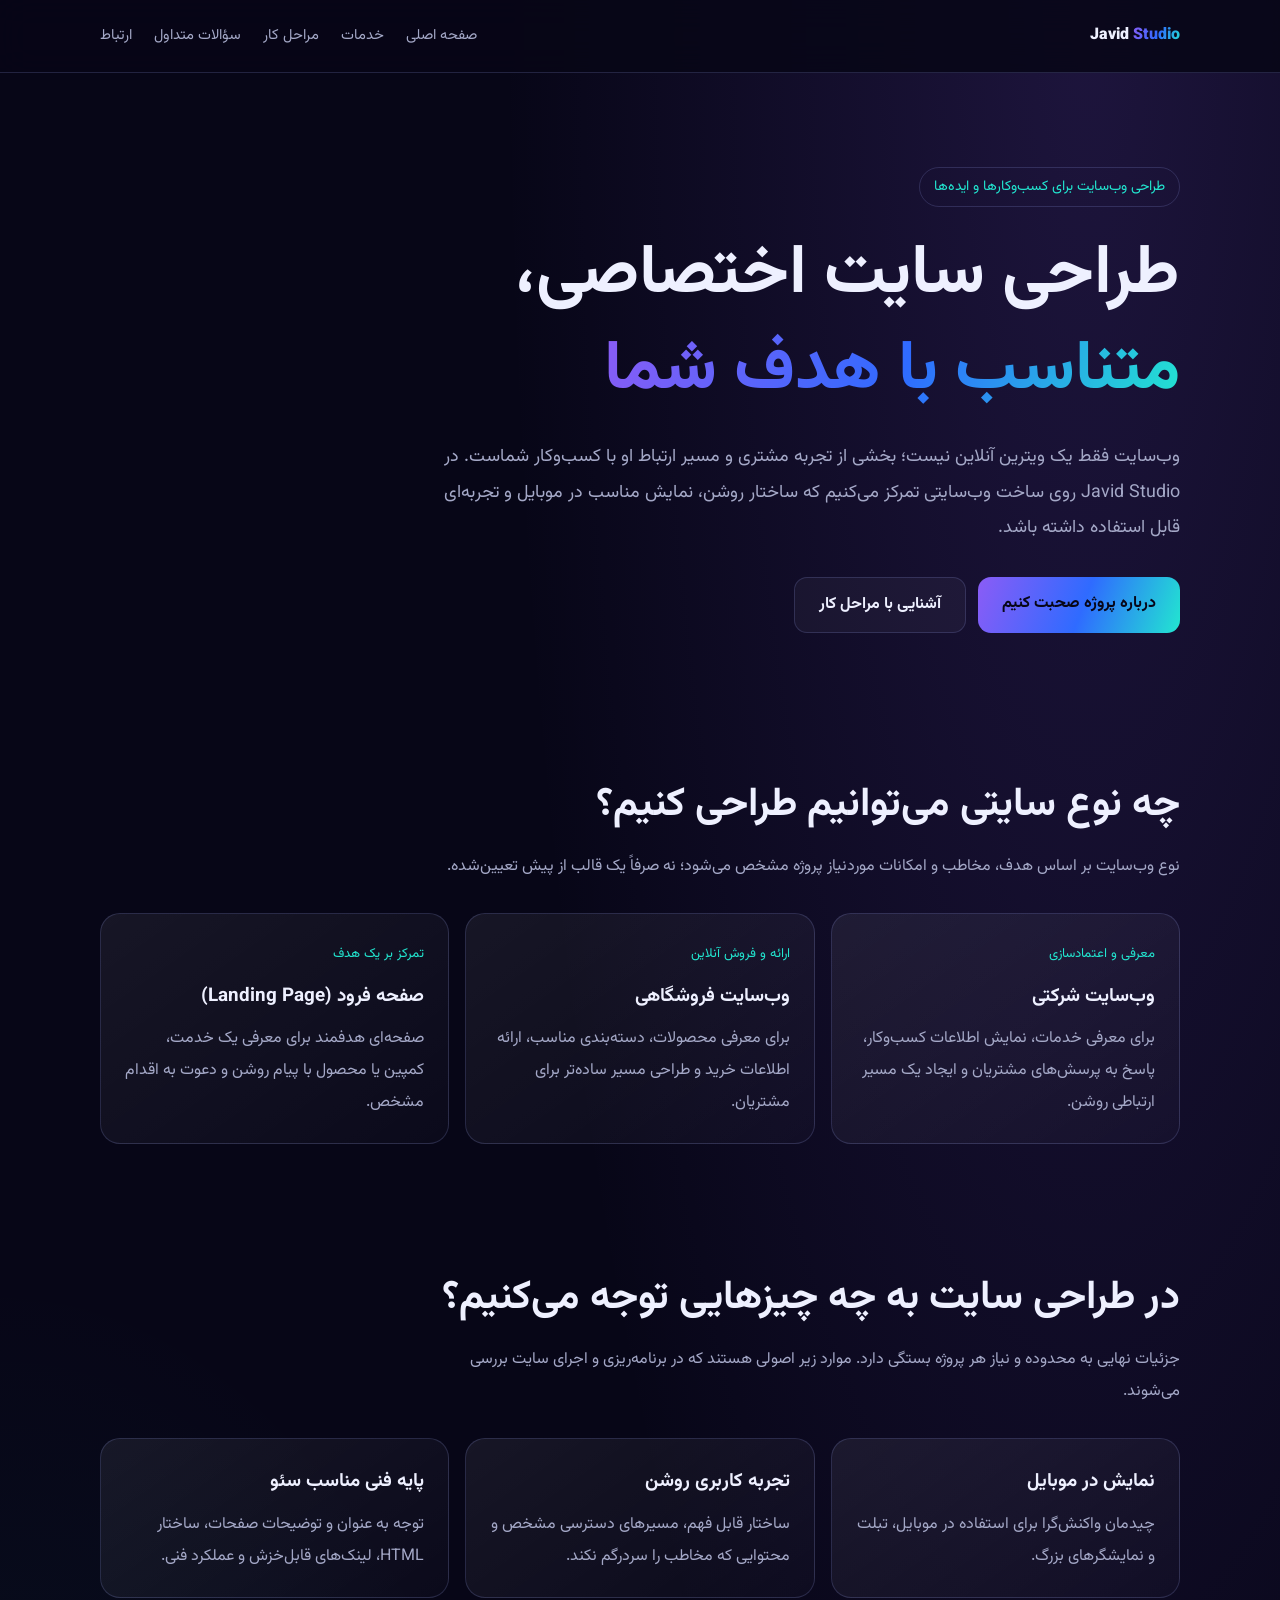
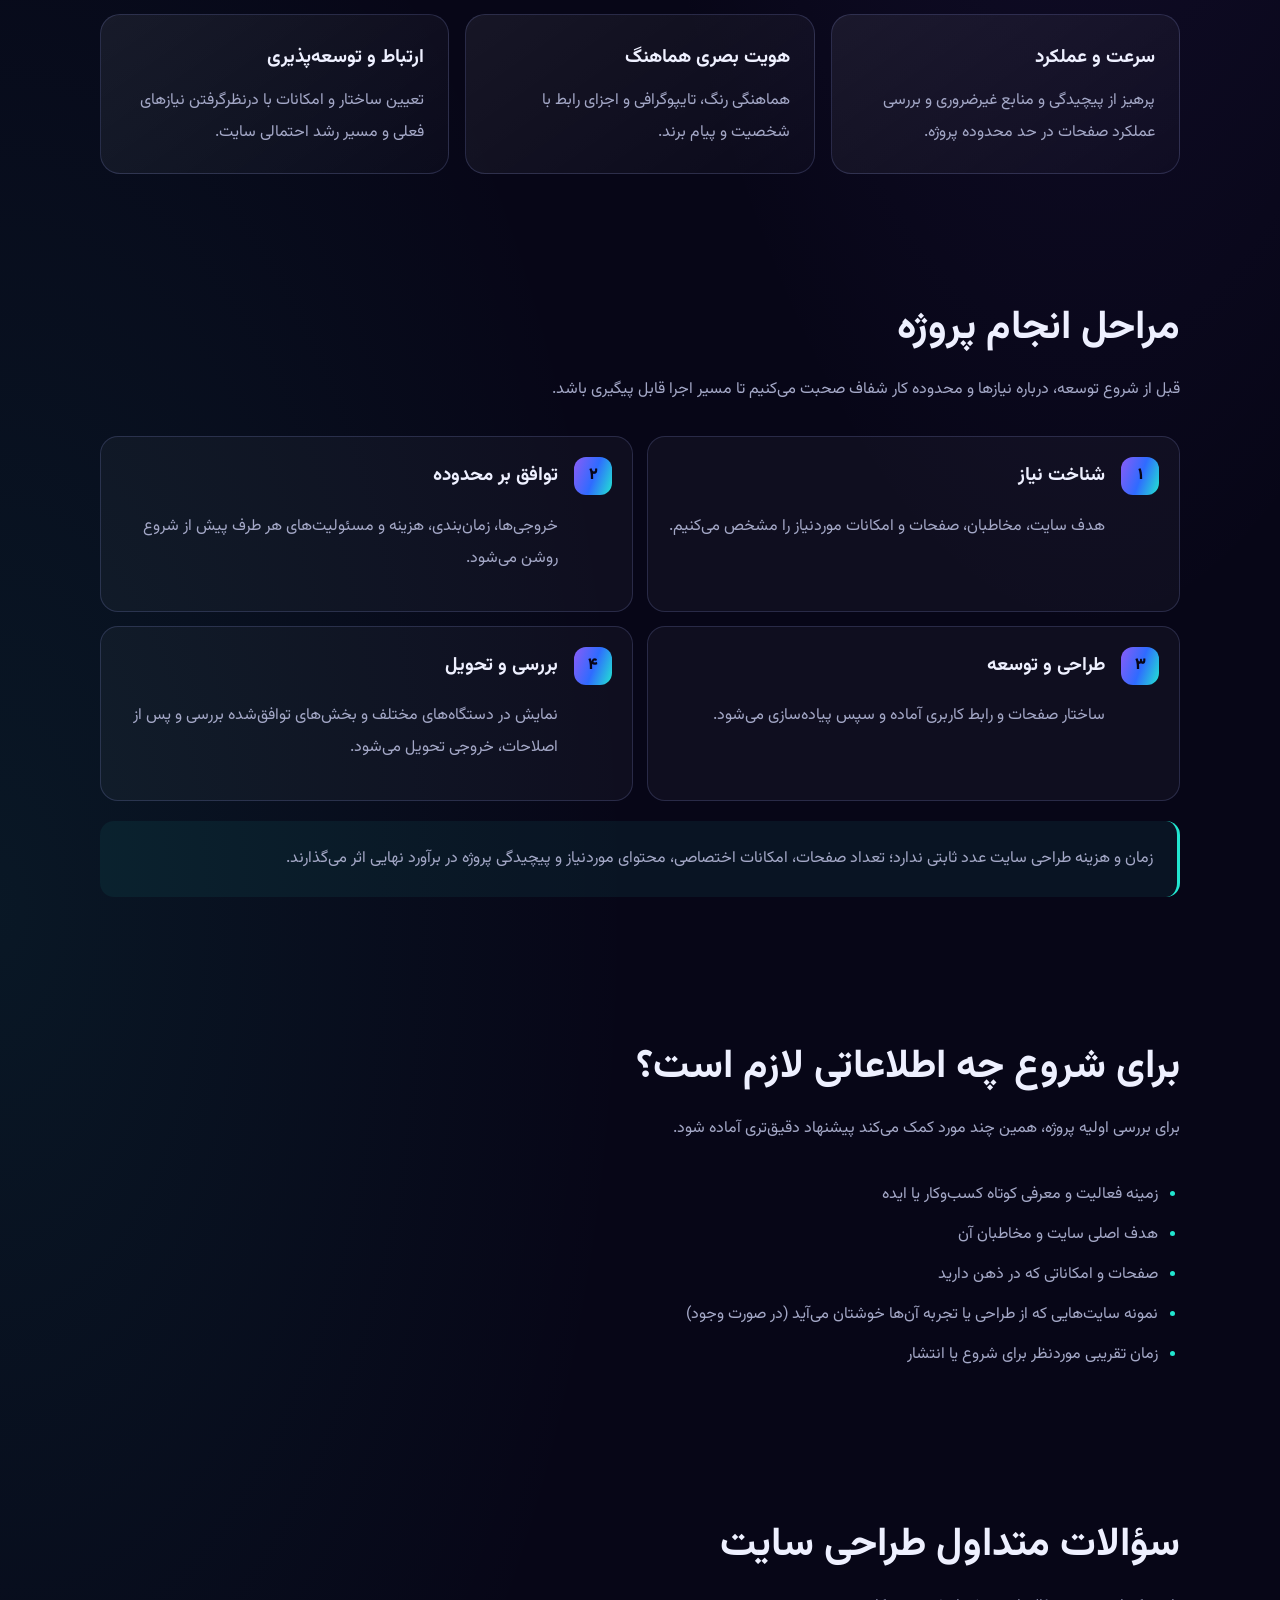
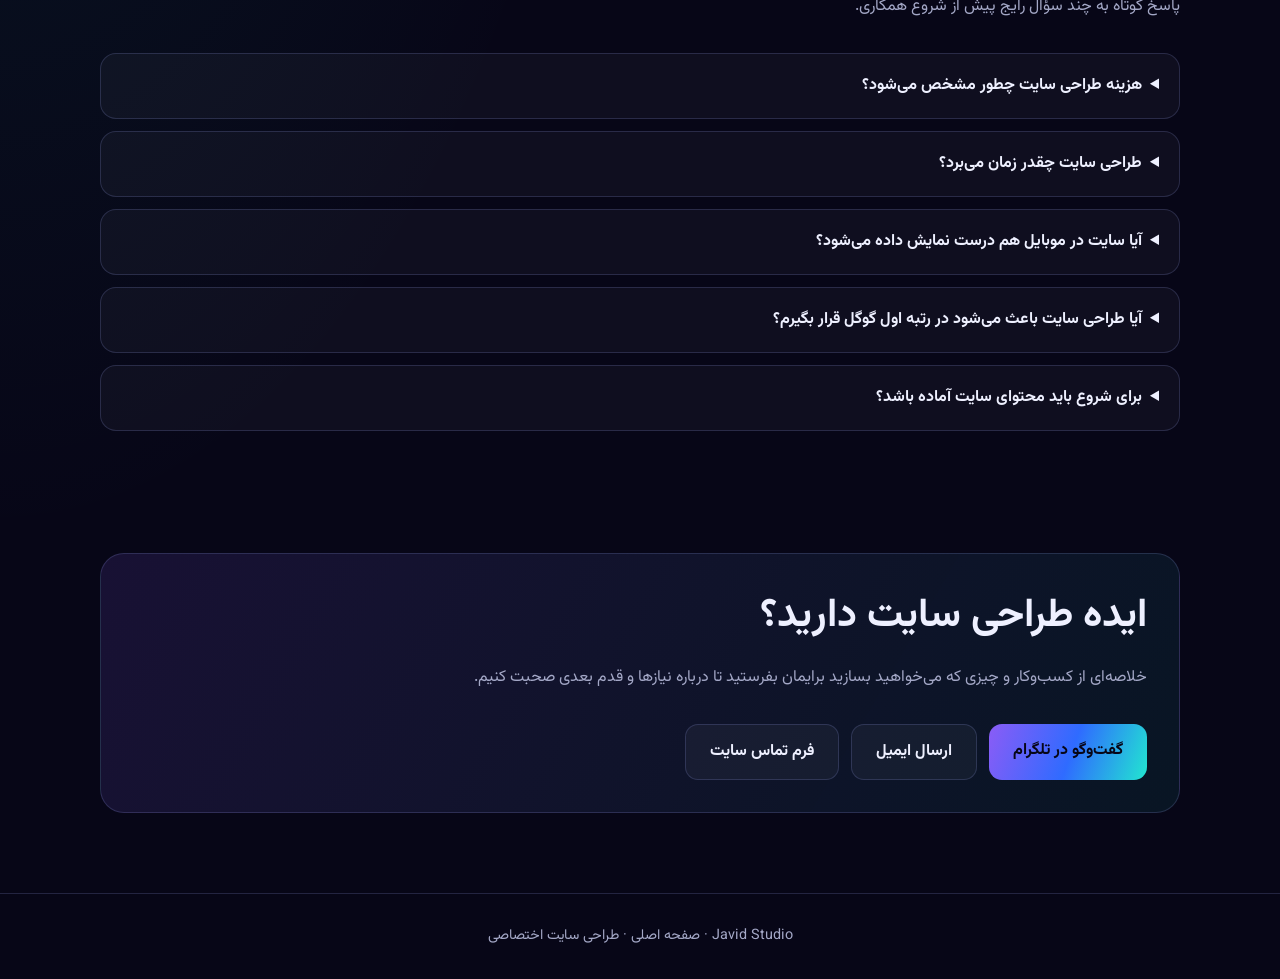
<file: web-design/index.html>
<!DOCTYPE html>
<html lang="fa" dir="rtl">
<head>
<meta charset="utf-8">
<meta name="viewport" content="width=device-width, initial-scale=1">
<title>طراحی سایت اختصاصی | طراحی سایت شرکتی و فروشگاهی - Javid Studio</title>
<meta name="description" content="طراحی سایت اختصاصی، شرکتی و فروشگاهی با تمرکز بر تجربه کاربری، سرعت، نمایش درست در موبایل و ساختار سئوی فنی. برای بررسی ایده و دریافت پیشنهاد پروژه با Javid Studio در ارتباط باشید.">
<meta name="robots" content="index,follow,max-image-preview:large">
<meta name="theme-color" content="#070617">
<link rel="canonical" href="https://javidrahmati53.github.io/javidstudio/web-design/">
<link rel="icon" type="image/svg+xml" href="../favicon.svg">
<link rel="icon" type="image/png" sizes="32x32" href="../favicon-32x32.png">
<link rel="apple-touch-icon" sizes="180x180" href="../apple-touch-icon.png">
<meta property="og:type" content="website">
<meta property="og:locale" content="fa_IR">
<meta property="og:site_name" content="Javid Studio">
<meta property="og:title" content="طراحی سایت اختصاصی | Javid Studio">
<meta property="og:description" content="وب‌سایتی متناسب با هدف کسب‌وکار شما؛ از شناخت نیاز تا طراحی، توسعه و بررسی نهایی.">
<meta property="og:url" content="https://javidrahmati53.github.io/javidstudio/web-design/">
<meta property="og:image" content="https://javidrahmati53.github.io/javidstudio/og-image.svg">
<script type="application/ld+json">
{
 "@context":"https://schema.org",
 "@graph":[
  {"@type":"WebPage","@id":"https://javidrahmati53.github.io/javidstudio/web-design/#webpage","url":"https://javidrahmati53.github.io/javidstudio/web-design/","name":"طراحی سایت اختصاصی | Javid Studio","description":"خدمات طراحی سایت اختصاصی، شرکتی و فروشگاهی با تمرکز بر تجربه کاربری، واکنش‌گرایی و ساختار فنی مناسب سئو.","inLanguage":"fa-IR","isPartOf":{"@id":"https://javidrahmati53.github.io/javidstudio/#website"}},
  {"@type":"WebSite","@id":"https://javidrahmati53.github.io/javidstudio/#website","url":"https://javidrahmati53.github.io/javidstudio/","name":"Javid Studio","inLanguage":"fa-IR"},
  {"@type":"Service","name":"طراحی سایت اختصاصی","serviceType":"طراحی و توسعه وب‌سایت","provider":{"@type":"ProfessionalService","name":"Javid Studio","url":"https://javidrahmati53.github.io/javidstudio/"},"areaServed":{"@type":"Country","name":"ایران"},"description":"بررسی نیاز، طراحی رابط کاربری، توسعه وب‌سایت واکنش‌گرا و بررسی فنی پیش از تحویل."}
 ]
}
</script>
<link rel="preconnect" href="https://fonts.googleapis.com">
<link rel="preconnect" href="https://fonts.gstatic.com" crossorigin>
<link href="https://fonts.googleapis.com/css2?family=Vazirmatn:wght@300;400;500;600;700;800;900&display=swap" rel="stylesheet">
<style>
:root{--bg:#070617;--panel:#11102b;--ink:#eef0ff;--mute:#a4a8c7;--violet:#8b5cf6;--blue:#2f6bff;--teal:#22e6d0;--line:rgba(160,170,255,.18);--grad:linear-gradient(110deg,var(--violet),var(--blue) 52%,var(--teal))}
*{box-sizing:border-box}html{scroll-behavior:smooth;scroll-padding-top:90px}body{margin:0;background:radial-gradient(ellipse at 85% 0%,rgba(139,92,246,.17),transparent 38%),radial-gradient(ellipse at 0% 60%,rgba(34,230,208,.08),transparent 35%),var(--bg);color:var(--ink);font-family:Vazirmatn,Tahoma,sans-serif;line-height:2}a{color:inherit;text-decoration:none}.wrap{width:min(1080px,88%);margin:auto}
header{position:sticky;top:0;z-index:5;background:rgba(7,6,23,.86);backdrop-filter:blur(16px);border-bottom:1px solid var(--line)}nav{width:min(1080px,88%);margin:auto;min-height:72px;display:flex;align-items:center;justify-content:space-between;gap:18px}.brand{font-weight:900;direction:ltr}.brand span{background:var(--grad);background-clip:text;color:transparent}.navlinks{display:flex;gap:22px;align-items:center;color:var(--mute);font-size:.92rem}.navlinks a:hover{color:var(--teal)}
.hero{padding:94px 0 80px}.eyebrow{display:inline-block;padding:5px 14px;border:1px solid var(--line);border-radius:99px;color:var(--teal);font-size:.88rem}.hero h1{font-size:clamp(2.2rem,6vw,4.3rem);line-height:1.4;margin:20px 0}.gradient{background:var(--grad);background-clip:text;color:transparent}.hero p{font-size:1.12rem;color:var(--mute);max-width:760px}.actions{display:flex;gap:12px;flex-wrap:wrap;margin-top:30px}.btn{display:inline-block;padding:11px 24px;border-radius:13px;font-weight:700}.primary{background:var(--grad);color:#070617}.secondary{border:1px solid var(--line);background:rgba(255,255,255,.04)}
section{padding:62px 0}.section-head{max-width:760px;margin-bottom:30px}h2{font-size:clamp(1.7rem,4vw,2.5rem);line-height:1.5;margin:0 0 12px}h3{font-size:1.18rem;margin:0 0 8px}.muted,.section-head p{color:var(--mute)}
.cards{display:grid;grid-template-columns:repeat(3,1fr);gap:16px}.card{padding:24px;border:1px solid var(--line);border-radius:20px;background:linear-gradient(145deg,rgba(255,255,255,.065),rgba(255,255,255,.02))}.card p{color:var(--mute);margin:0}.tag{display:inline-block;color:var(--teal);font-size:.82rem;margin-bottom:10px}
.steps{display:grid;grid-template-columns:repeat(2,1fr);gap:14px}.step{display:flex;gap:16px;padding:20px;border:1px solid var(--line);border-radius:18px;background:rgba(255,255,255,.035)}.num{flex:none;width:38px;height:38px;border-radius:12px;background:var(--grad);color:#070617;display:grid;place-items:center;font-weight:900}
.note{padding:22px 24px;border-right:3px solid var(--teal);border-radius:14px;background:rgba(34,230,208,.06);color:var(--mute)}
ul.checks{padding-right:22px;color:var(--mute)}ul.checks li{padding:4px 0}ul.checks li::marker{color:var(--teal)}
.faq{display:grid;gap:12px}details{border:1px solid var(--line);border-radius:16px;padding:16px 20px;background:rgba(255,255,255,.035)}summary{cursor:pointer;font-weight:700}details p{color:var(--mute);margin:10px 0 0}
.contact{margin:60px 0 80px;padding:32px;border:1px solid var(--line);border-radius:24px;background:linear-gradient(120deg,rgba(139,92,246,.13),rgba(34,230,208,.07))}.contact p{color:var(--mute)}footer{border-top:1px solid var(--line);padding:28px 0;text-align:center;color:var(--mute);font-size:.9rem}
@media(max-width:760px){.navlinks{gap:12px;font-size:.82rem}.cards{grid-template-columns:1fr}.steps{grid-template-columns:1fr}.hero{padding:62px 0}.contact{padding:22px}}
@media(max-width:430px){nav{align-items:flex-start;padding:12px 0;flex-direction:column}.navlinks{flex-wrap:wrap}.hero h1{font-size:2.15rem}}
</style>
</head>
<body>
<header><nav><a class="brand" href="../">Javid <span>Studio</span></a><div class="navlinks"><a href="../">صفحه اصلی</a><a href="#services">خدمات</a><a href="#process">مراحل کار</a><a href="#faq">سؤالات متداول</a><a href="#contact">ارتباط</a></div></nav></header>
<main>
<div class="wrap hero">
 <span class="eyebrow">طراحی وب‌سایت برای کسب‌وکارها و ایده‌ها</span>
 <h1>طراحی سایت اختصاصی،<br><span class="gradient">متناسب با هدف شما</span></h1>
 <p>وب‌سایت فقط یک ویترین آنلاین نیست؛ بخشی از تجربه مشتری و مسیر ارتباط او با کسب‌وکار شماست. در Javid Studio روی ساخت وب‌سایتی تمرکز می‌کنیم که ساختار روشن، نمایش مناسب در موبایل و تجربه‌ای قابل استفاده داشته باشد.</p>
 <div class="actions"><a class="btn primary" href="#contact">درباره پروژه صحبت کنیم</a><a class="btn secondary" href="#process">آشنایی با مراحل کار</a></div>
</div>
<section id="services"><div class="wrap">
 <div class="section-head"><h2>چه نوع سایتی می‌توانیم طراحی کنیم؟</h2><p>نوع وب‌سایت بر اساس هدف، مخاطب و امکانات موردنیاز پروژه مشخص می‌شود؛ نه صرفاً یک قالب از پیش تعیین‌شده.</p></div>
 <div class="cards">
  <article class="card"><span class="tag">معرفی و اعتمادسازی</span><h3>وب‌سایت شرکتی</h3><p>برای معرفی خدمات، نمایش اطلاعات کسب‌وکار، پاسخ به پرسش‌های مشتریان و ایجاد یک مسیر ارتباطی روشن.</p></article>
  <article class="card"><span class="tag">ارائه و فروش آنلاین</span><h3>وب‌سایت فروشگاهی</h3><p>برای معرفی محصولات، دسته‌بندی مناسب، ارائه اطلاعات خرید و طراحی مسیر ساده‌تر برای مشتریان.</p></article>
  <article class="card"><span class="tag">تمرکز بر یک هدف</span><h3>صفحه فرود (Landing Page)</h3><p>صفحه‌ای هدفمند برای معرفی یک خدمت، کمپین یا محصول با پیام روشن و دعوت به اقدام مشخص.</p></article>
 </div>
</div></section>
<section><div class="wrap">
 <div class="section-head"><h2>در طراحی سایت به چه چیزهایی توجه می‌کنیم؟</h2><p>جزئیات نهایی به محدوده و نیاز هر پروژه بستگی دارد. موارد زیر اصولی هستند که در برنامه‌ریزی و اجرای سایت بررسی می‌شوند.</p></div>
 <div class="cards">
  <article class="card"><h3>نمایش در موبایل</h3><p>چیدمان واکنش‌گرا برای استفاده در موبایل، تبلت و نمایشگرهای بزرگ.</p></article>
  <article class="card"><h3>تجربه کاربری روشن</h3><p>ساختار قابل فهم، مسیرهای دسترسی مشخص و محتوایی که مخاطب را سردرگم نکند.</p></article>
  <article class="card"><h3>پایه فنی مناسب سئو</h3><p>توجه به عنوان و توضیحات صفحات، ساختار HTML، لینک‌های قابل‌خزش و عملکرد فنی.</p></article>
  <article class="card"><h3>سرعت و عملکرد</h3><p>پرهیز از پیچیدگی و منابع غیرضروری و بررسی عملکرد صفحات در حد محدوده پروژه.</p></article>
  <article class="card"><h3>هویت بصری هماهنگ</h3><p>هماهنگی رنگ، تایپوگرافی و اجزای رابط با شخصیت و پیام برند.</p></article>
  <article class="card"><h3>ارتباط و توسعه‌پذیری</h3><p>تعیین ساختار و امکانات با درنظرگرفتن نیازهای فعلی و مسیر رشد احتمالی سایت.</p></article>
 </div>
</div></section>
<section id="process"><div class="wrap">
 <div class="section-head"><h2>مراحل انجام پروژه</h2><p>قبل از شروع توسعه، درباره نیازها و محدوده کار شفاف صحبت می‌کنیم تا مسیر اجرا قابل پیگیری باشد.</p></div>
 <div class="steps">
  <article class="step"><span class="num">۱</span><div><h3>شناخت نیاز</h3><p class="muted">هدف سایت، مخاطبان، صفحات و امکانات موردنیاز را مشخص می‌کنیم.</p></div></article>
  <article class="step"><span class="num">۲</span><div><h3>توافق بر محدوده</h3><p class="muted">خروجی‌ها، زمان‌بندی، هزینه و مسئولیت‌های هر طرف پیش از شروع روشن می‌شود.</p></div></article>
  <article class="step"><span class="num">۳</span><div><h3>طراحی و توسعه</h3><p class="muted">ساختار صفحات و رابط کاربری آماده و سپس پیاده‌سازی می‌شود.</p></div></article>
  <article class="step"><span class="num">۴</span><div><h3>بررسی و تحویل</h3><p class="muted">نمایش در دستگاه‌های مختلف و بخش‌های توافق‌شده بررسی و پس از اصلاحات، خروجی تحویل می‌شود.</p></div></article>
 </div>
 <p class="note" style="margin-top:20px">زمان و هزینه طراحی سایت عدد ثابتی ندارد؛ تعداد صفحات، امکانات اختصاصی، محتوای موردنیاز و پیچیدگی پروژه در برآورد نهایی اثر می‌گذارند.</p>
</div></section>
<section><div class="wrap">
 <div class="section-head"><h2>برای شروع چه اطلاعاتی لازم است؟</h2><p>برای بررسی اولیه پروژه، همین چند مورد کمک می‌کند پیشنهاد دقیق‌تری آماده شود.</p></div>
 <ul class="checks"><li>زمینه فعالیت و معرفی کوتاه کسب‌وکار یا ایده</li><li>هدف اصلی سایت و مخاطبان آن</li><li>صفحات و امکاناتی که در ذهن دارید</li><li>نمونه سایت‌هایی که از طراحی یا تجربه آن‌ها خوشتان می‌آید (در صورت وجود)</li><li>زمان تقریبی موردنظر برای شروع یا انتشار</li></ul>
</div></section>
<section id="faq"><div class="wrap">
 <div class="section-head"><h2>سؤالات متداول طراحی سایت</h2><p>پاسخ کوتاه به چند سؤال رایج پیش از شروع همکاری.</p></div>
 <div class="faq">
  <details><summary>هزینه طراحی سایت چطور مشخص می‌شود؟</summary><p>پس از مشخص‌شدن نوع سایت، تعداد صفحات، امکانات و سطح طراحی، محدوده پروژه بررسی و برآورد هزینه ارائه می‌شود. بدون شناخت نیازها نمی‌توان قیمت دقیق و قابل اتکا اعلام کرد.</p></details>
  <details><summary>طراحی سایت چقدر زمان می‌برد؟</summary><p>زمان اجرا به حجم محتوا، تعداد صفحات، امکانات و سرعت آماده‌شدن بازخوردها بستگی دارد. زمان‌بندی پس از تعیین محدوده پروژه اعلام می‌شود.</p></details>
  <details><summary>آیا سایت در موبایل هم درست نمایش داده می‌شود؟</summary><p>واکنش‌گرایی بخشی از اصول طراحی است و نمایش صفحات در اندازه‌های مختلف باید در مرحله بررسی کنترل شود.</p></details>
  <details><summary>آیا طراحی سایت باعث می‌شود در رتبه اول گوگل قرار بگیرم؟</summary><p>خیر؛ هیچ طراحی یا خدماتی نمی‌تواند رتبه مشخصی در گوگل را تضمین کند. ساختار فنی مناسب می‌تواند پایه سئو را تقویت کند، اما رتبه‌گیری به کیفیت و ارتباط محتوا، رقابت جست‌وجو، اعتبار سایت و عوامل متعدد دیگر وابسته است.</p></details>
  <details><summary>برای شروع باید محتوای سایت آماده باشد؟</summary><p>بهتر است متن‌ها، تصاویر و اطلاعات اصلی تا حد امکان آماده باشند. اگر هنوز آماده نیستند، می‌توانیم در مرحله برنامه‌ریزی مشخص کنیم چه محتوایی لازم است و مسئولیت تهیه هر بخش با چه کسی خواهد بود.</p></details>
 </div>
</div></section>
<div class="wrap" id="contact"><div class="contact"><h2>ایده طراحی سایت دارید؟</h2><p>خلاصه‌ای از کسب‌وکار و چیزی که می‌خواهید بسازید برایمان بفرستید تا درباره نیازها و قدم بعدی صحبت کنیم.</p><div class="actions"><a class="btn primary" href="https://t.me/Javid_440" target="_blank" rel="noopener">گفت‌وگو در تلگرام</a><a class="btn secondary" href="mailto:rhmtyjawyd863@gmail.com?subject=%D8%AF%D8%B1%D8%AE%D9%88%D8%A7%D8%B3%D8%AA%20%D8%B7%D8%B1%D8%A7%D8%AD%DB%8C%20%D8%B3%D8%A7%DB%8C%D8%AA">ارسال ایمیل</a><a class="btn secondary" href="../#contact">فرم تماس سایت</a></div></div></div>
</main>
<footer><div class="wrap"><a href="../">Javid Studio</a> · <a href="../">صفحه اصلی</a> · طراحی سایت اختصاصی</div></footer>
</body>
</html>
</file>
